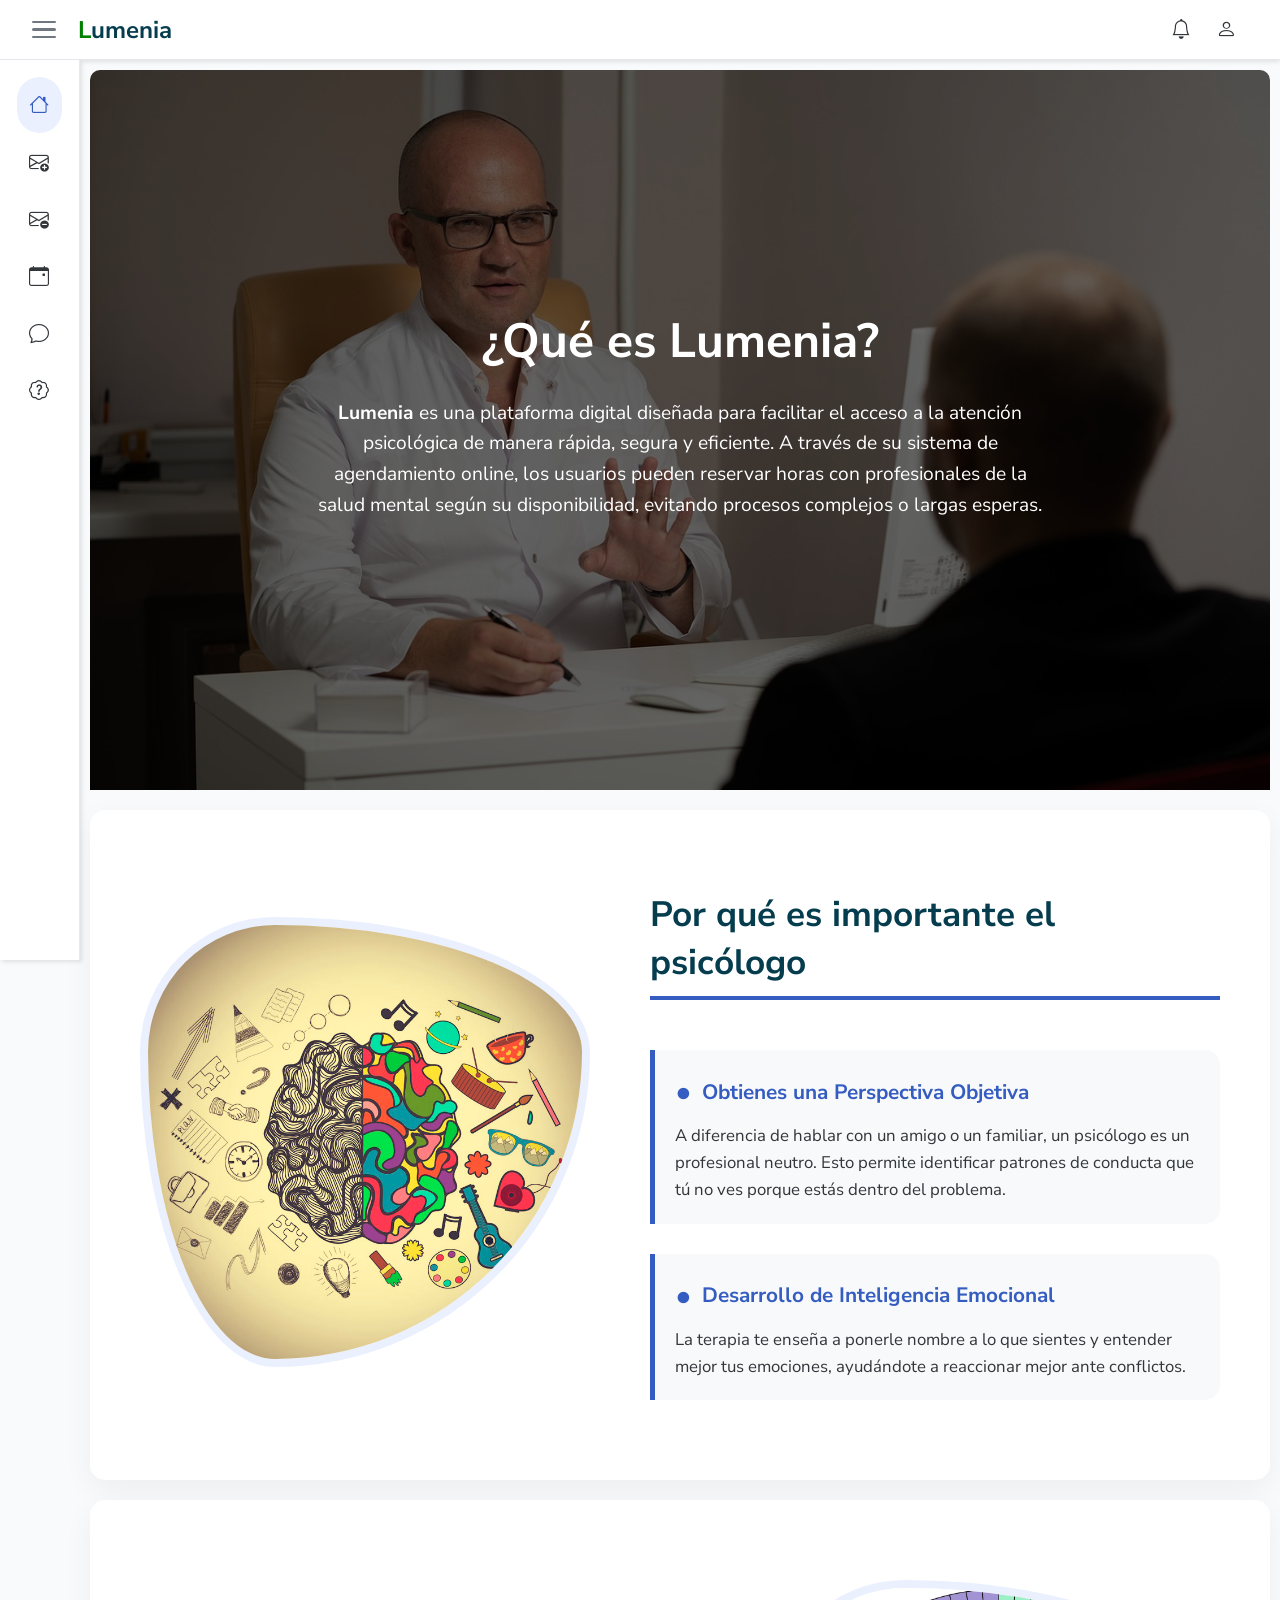
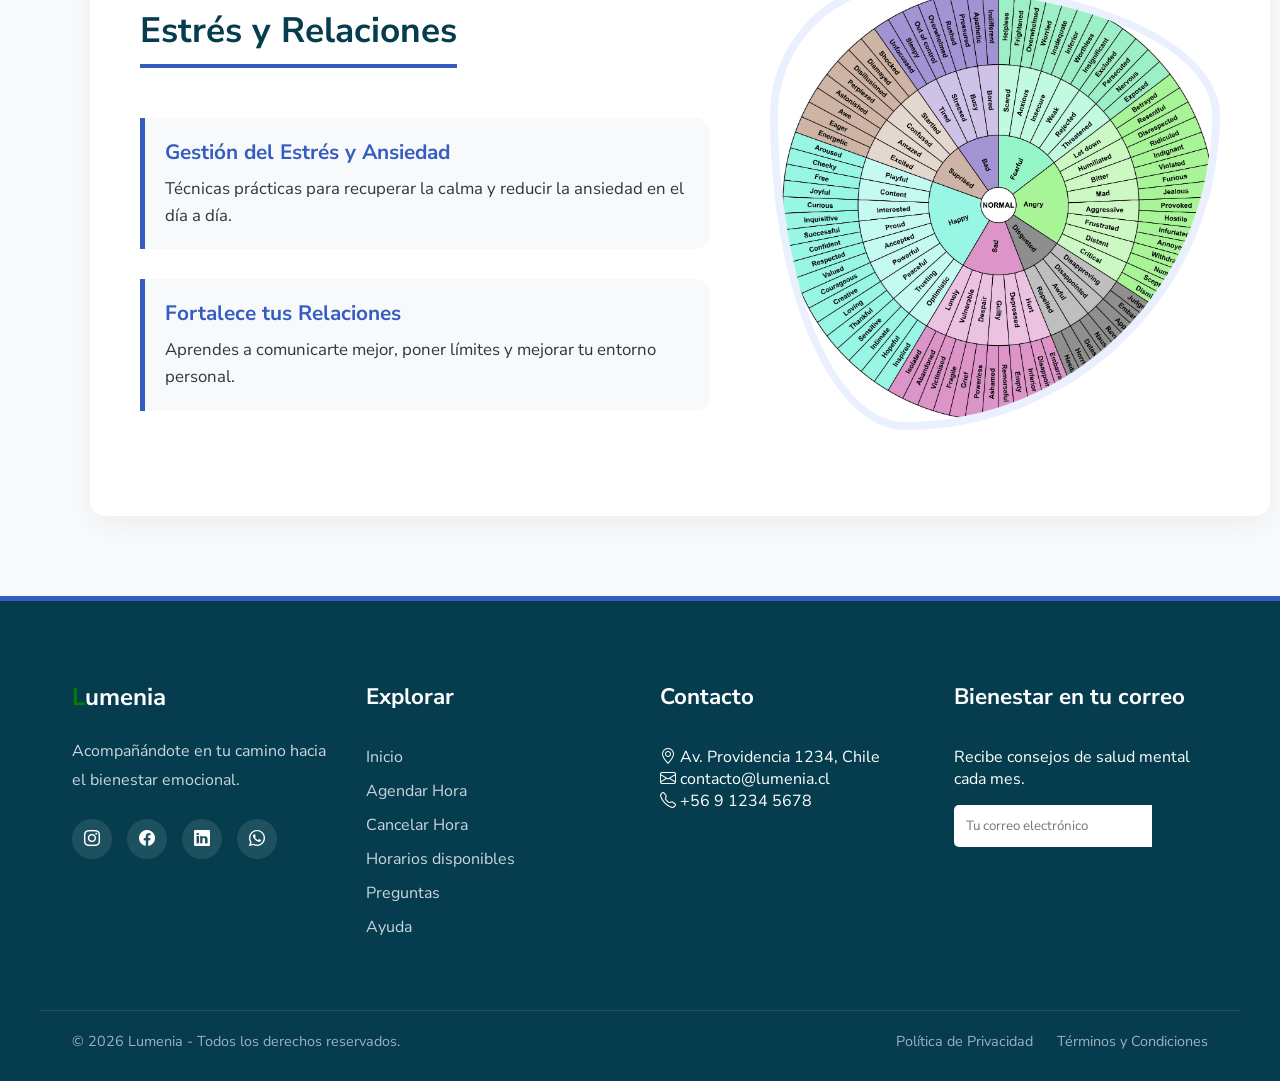
<file: index.html>
<!DOCTYPE html>
<html lang="es">

<head>
    <meta charset="UTF-8">
    <meta name="viewport" content="width=device-width, initial-scale=1.0">
    <title>Lumenia</title>

    <!-- CSS -->
    <link rel="stylesheet" href="static/css/style.css">

    <!-- Bootstrap Icons -->
    <link rel="stylesheet" href="https://cdn.jsdelivr.net/npm/bootstrap-icons@1.13.1/font/bootstrap-icons.min.css">
</head>

<body>

    <!-- HEADER -->
    <header>
        <div class="left">
            <!-- Botón menú (móvil) -->
            <div class="menu-container">
                <div class="menu" id="menu">
                    <div></div>
                    <div></div>
                    <div></div>
                </div>
            </div>

            <div class="brand">
                <h1 class="logo"><span class="green">L</span>umenia</h1>
            </div>
        </div>

        <div class="right">
            <ul>
                <li><a href="#"><i class="bi bi-bell"></i></a></li>
                <li><a href="#" id="open-modal"><i class="bi bi-person"></i></a></li>
            </ul>

        </div>
        <!-- Modal -->
        <dialog class="dialog" id="modal">
            <button id="close-modal">
                <i class="bi bi-x"></i>
            </button>
            <div class="estilos">
                <ul>
                    <li><a href="#" class="zull">Iniciar sesión</a></li>
                    <li><a href="#" class="verdee">Crear cuenta</a></li>
                </ul>
            </div>
        </dialog>
        <!-- fin del modal -->
    </header>
    <!-- SIDEBAR -->
    <aside class="sidebar" id="sidebar">
        <nav>
            <ul>
                <li><a href="index.html" class="selected"><i class="bi bi-house"></i><span>Inicio</span></a></li>
                <li><a href="solicitud_hora.html"><i class="bi bi-envelope-plus"></i><span>Agendar Hora</span></a></li>
                <li><a href="cancelar_hora.html"><i class="bi bi-envelope-dash"></i><span>Cancelar Hora</span></a></li>
                <li><a href="#"><i class="bi bi-calendar-event"></i><span>Horarios disponibles</span></a></li>
                <li><a href="#"><i class="bi bi-chat"></i><span>Ayuda</span></a></li>
                <li><a href="preguntas.html"><i class="bi bi-patch-question"></i><span>Preguntas</span></a></li>
            </ul>
        </nav>
    </aside>

    <!-- CONTENIDO -->
    <main class="container">

        <!-- HERO -->
        <section class="principio">
            <img src="static/images/doctor-5710150_1280.jpg" class="fondo-img">

            <div class="overlay"></div>

            <div class="caja">
                <div class="titular">
                    <h2>¿Qué es Lumenia?</h2>
                </div>
                <div class="text">
                    <p><b>Lumenia</b> es una plataforma digital diseñada para facilitar el acceso a la atención
                        psicológica de manera rápida, segura y eficiente. A través de su sistema de agendamiento online,
                        los usuarios pueden reservar horas con profesionales de la salud mental según su disponibilidad,
                        evitando procesos complejos o largas esperas.</p>
                </div>
            </div>
        </section>

        <!-- BENEFICIOS 1 -->
        <section class="beneficios_uno">
            <div class="iz_quierda">
                <img src="static/images/shutterstock_2559848801.jpg" alt="referencia psicología">
            </div>

            <div class="de_recha">
                <h2>Por qué es importante el psicólogo</h2>

                <div class="uno">
                    <h3>Obtienes una Perspectiva Objetiva</h3>
                    <p>
                        A diferencia de hablar con un amigo o un familiar, un psicólogo es un profesional neutro.
                        Esto permite identificar patrones de conducta que tú no ves porque estás dentro del problema.
                    </p>
                </div>

                <div class="uno">
                    <h3>Desarrollo de Inteligencia Emocional</h3>
                    <p>
                        La terapia te enseña a ponerle nombre a lo que sientes y entender mejor tus emociones,
                        ayudándote a reaccionar mejor ante conflictos.
                    </p>
                </div>
            </div>
        </section>

        <!-- BENEFICIOS 2 -->
        <section class="beneficios_dos">
            <div class="iz">
                <h2>Estrés y Relaciones</h2>

                <div class="dos">
                    <h3>Gestión del Estrés y Ansiedad</h3>
                    <p>
                        Técnicas prácticas para recuperar la calma y reducir la ansiedad en el día a día.
                    </p>
                </div>

                <div class="dos">
                    <h3>Fortalece tus Relaciones</h3>
                    <p>
                        Aprendes a comunicarte mejor, poner límites y mejorar tu entorno personal.
                    </p>
                </div>
            </div>

            <div class="der_echa">
                <img src="static/images/licensed-image.jfif" alt="emociones">
            </div>
        </section>
    </main>

    <!-- FOOTER -->
    <footer class="footer">
        <div class="footer-container">

            <div class="footer-column">
                <h2 class="logo"><span class="green">L</span>umenia</h2>
                <p class="footer-description">
                    Acompañándote en tu camino hacia el bienestar emocional.
                </p>

                <div class="social-links">
                    <a href="#"><i class="bi bi-instagram"></i></a>
                    <a href="#"><i class="bi bi-facebook"></i></a>
                    <a href="#"><i class="bi bi-linkedin"></i></a>
                    <a href="#"><i class="bi bi-whatsapp"></i></a>
                </div>
            </div>

            <div class="footer-column">
                <h3>Explorar</h3>
                <ul>
                    <li><a href="#">Inicio</a></li>
                    <li><a href="#">Agendar Hora</a></li>
                    <li><a href="#">Cancelar Hora</a></li>
                    <li><a href="#">Horarios disponibles</a></li>
                    <li><a href="#">Preguntas</a></li>
                    <li><a href="#">Ayuda</a></li>
                </ul>
            </div>

            <div class="footer-column">
                <h3>Contacto</h3>
                <p><i class="bi bi-geo-alt"></i> Av. Providencia 1234, Chile</p>
                <p><i class="bi bi-envelope"></i> contacto@lumenia.cl</p>
                <p><i class="bi bi-telephone"></i> +56 9 1234 5678</p>
            </div>

            <div class="footer-column">
                <h3>Bienestar en tu correo</h3>
                <p>Recibe consejos de salud mental cada mes.</p>

                <form class="newsletter-form">
                    <div class="input-group">
                        <input type="email" placeholder="Tu correo electrónico">

                    </div>
                </form>
            </div>

        </div>

        <div class="footer-bottom">
            <p>&copy; 2026 Lumenia - Todos los derechos reservados.</p>

            <div class="footer-legal">
                <a href="#">Política de Privacidad</a>
                <a href="#">Términos y Condiciones</a>
            </div>
        </div>
    </footer>

    <script src="static/js/script.js"></script>

</body>

</html>
</file>
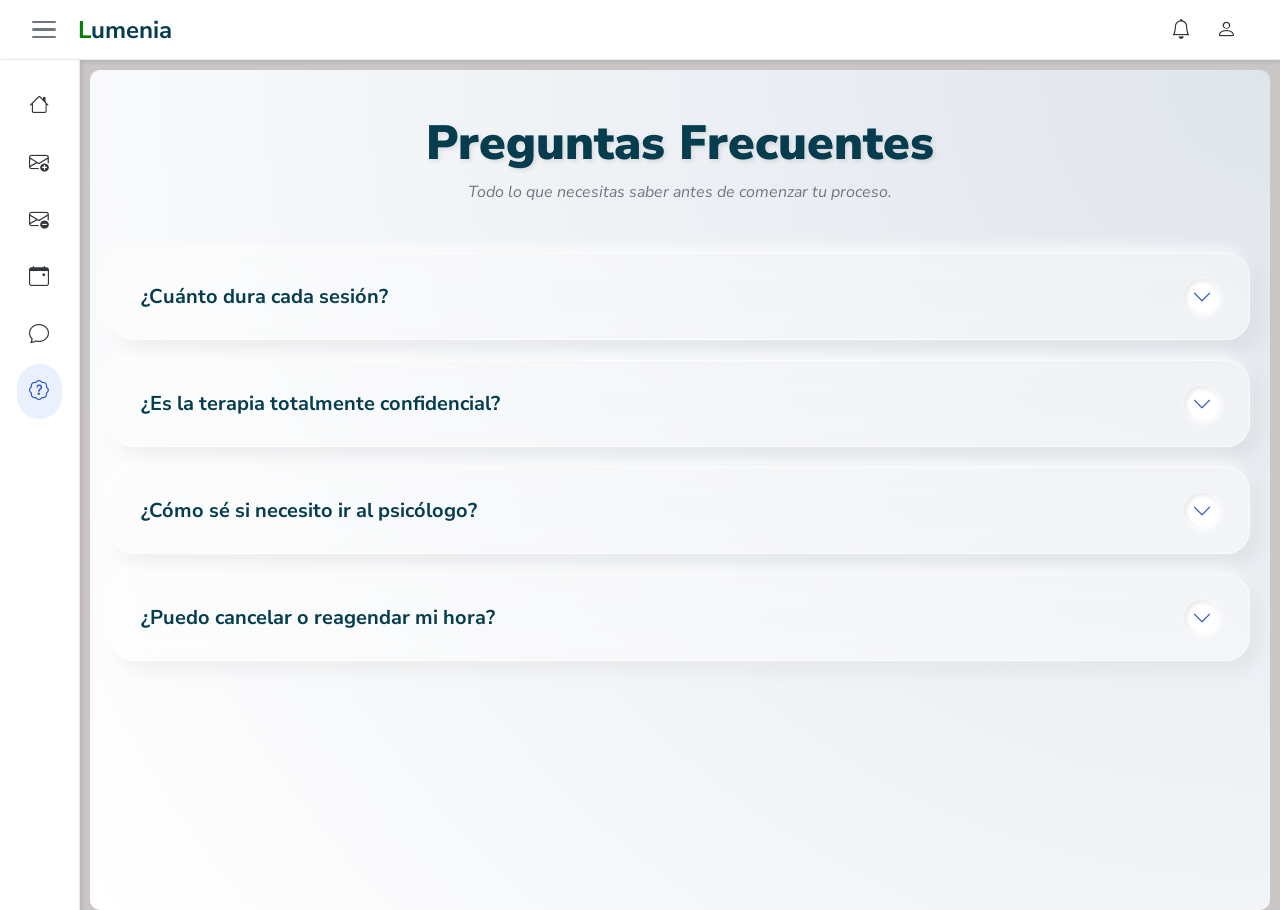
<file: preguntas.html>
<!DOCTYPE html>
<html lang="en">
<head> <!-- Inicio de la cabeza de la pagina -->
    <meta charset="UTF-8">
    <meta name="viewport" content="width=device-width, initial-scale=1.0">
    <title>Lumenia</title>
    <!-- CSS -->
    <link rel="stylesheet" href="static/css/preguntas.css">
    <!-- Boostrap Icons -->
    <link rel="stylesheet" href="https://cdn.jsdelivr.net/npm/bootstrap-icons@1.13.1/font/bootstrap-icons.min.css">
</head> <!-- Fin d ela cabeza de la pagina -->
 <header> <!-- Inicio de header -->
        <div class="left"> <!-- Inicio de left -->
            <div class="menu-container"> <!-- Inicio de menu-container -->
                <div class="menu" id="menu"> <!-- Inicio menu -->
                    <div></div>
                    <div></div>
                    <div></div>
                </div> <!-- Fin menu -->
            </div> <!-- Fin de menu-container -->
            <div class="brand"> <!-- Inicio de breand -->
                <h1 class="logo"><span class="green">L</span>umenia</h1>
            </div> <!-- Fin de breand -->
        </div> <!-- Fin de left -->
        <div class="right"> <!-- inicio de right -->
            <ul> <!-- Inicio de ul -->
                <li><a href="#"><i class="bi bi-bell"></i></a></li>
                <li><a href="#"><i class="bi bi-person"></i></a></li>
            </ul> <!-- Fin de ul -->
        </div> <!-- Fin de right -->
    </header> <!-- Fin de header -->
    <aside class="sidebar" id="sidebar"> <!-- Inicio de aside -->
        <nav>
            <ul>
                <li><a href="index.html"><i class="bi bi-house"></i></i><span>Inicio</span></a></li>
            </ul>
            <ul>
                <li><a href="solicitud_hora.html"><i class="bi bi-envelope-plus"></i><span>Agendar Hora</span></a></li>
            </ul>
            <ul>
                <li><a href="cancelar_hora.html"><i class="bi bi-envelope-dash"></i><span>Cancelar Hora</span></a></li>
            </ul>
            <ul>
                <li><a href="#"><i class="bi bi-calendar-event"></i><span>Horarios disponibles</span></a></li>
            </ul>
            <ul>
                <li><a href="#"><i class="bi bi-chat"></i>Ayuda</a></li>
            </ul>
            <ul>
                <li><a href="#" class="selected"><i class="bi bi-patch-question"></i>Preguntas</a></li>
            </ul>
        </nav>
    </aside> <!-- Fin de aside -->
    <main class="container">
        <section class="faq-section">
    <div class="faq-container">
        <h2 class="faq-title">Preguntas Frecuentes</h2>
        <p class="faq-subtitle">Todo lo que necesitas saber antes de comenzar tu proceso.</p>

        <div class="faq-list">
            <div class="faq-item">
                <button class="faq-question">
                    ¿Cuánto dura cada sesión?
                    <i class="bi bi-chevron-down"></i>
                </button>
                <div class="faq-answer">
                    <p>Las sesiones individuales tienen una duración aproximada de 45 a 50 minutos. Las sesiones de pareja o familiares pueden extenderse hasta los 70-80 minutos según el caso.</p>
                </div>
            </div>

            <div class="faq-item">
                <button class="faq-question">
                    ¿Es la terapia totalmente confidencial?
                    <i class="bi bi-chevron-down"></i>
                </button>
                <div class="faq-answer">
                    <p>Absolutamente. Todo lo conversado en sesión está protegido por el secreto profesional. La confidencialidad solo se rompe si existe un riesgo vital inminente para el paciente o terceros.</p>
                </div>
            </div>

            <div class="faq-item">
                <button class="faq-question">
                    ¿Cómo sé si necesito ir al psicólogo?
                    <i class="bi bi-chevron-down"></i>
                </button>
                <div class="faq-answer">
                    <p>No necesitas estar en crisis para venir. Si sientes que tus emociones te sobrepasan, tienes dificultades en tus relaciones, o simplemente quieres conocerte mejor y crecer personalmente, es un buen momento.</p>
                </div>
            </div>

            <div class="faq-item">
                <button class="faq-question">
                    ¿Puedo cancelar o reagendar mi hora?
                    <i class="bi bi-chevron-down"></i>
                </button>
                <div class="faq-answer">
                    <p>Sí, puedes hacerlo con al menos 24 horas de anticipación sin costo adicional. Esto nos permite ofrecer ese espacio a otro paciente que lo necesite.</p>
                </div>
            </div>
        </div>
    </div>
</section>
    </main>
    <script src="static/js/preguntas.js"></script>
<body>
    
</body>
</html>
</file>
<file: static/css/style.css>
@import url('https://fonts.googleapis.com/css2?family=Cedarville+Cursive&family=Cinzel:wght@400..900&family=Edu+NSW+ACT+Cursive:wght@400..700&family=Flamenco:wght@300;400&family=Nunito+Sans:ital,opsz,wght@0,6..12,200..1000;1,6..12,200..1000&display=swap');

/* Reinicio de los estilos */
* {
    margin: 0;
    padding: 0;
    box-sizing: border-box;
    font-family: "Nunito Sans", sans-serif;
}

:root {
    --background-color: white;
    --text-title-color: #053D4E;
    --text-color: #32363b;
    --icon-color: #32363b;
    --menu-color: #707780;
    --text-selected-color: #355cc0;
    --background-selected: #ebf0ff;
    --background-hover: #f7f9fa;
    --border-color: #e6e9ed;
    --header-height: 60px;
}

body {
    width: 100%;
    height: 100vh;
    background-color: #F8FAFC;
}

.green {
    color: green;
}

header {
    gap: 5px;
    z-index: 200;
    width: 100%;
    height: var(--header-height);
    display: flex;
    justify-content: space-between;
    align-items: center;
    /* Centrado vertical */
    padding: 0 2rem;
    border-bottom: 1px solid var(--border-color);
    position: fixed;
    background-color: var(--background-color);
    top: 0;
    left: 0;
    box-shadow: 0 2px 4px rgba(0, 0, 0, 0.1);
}

.left {
    display: flex;
    align-items: center;
    gap: 1.4rem;
}

.left h1 {
    color: var(--text-title-color);
    font-size: 1.5rem;
}

.menu-container {
    cursor: pointer;
    display: flex;
    align-items: center;
}

.menu {
    width: 1.5rem;
    height: 1.1rem;
    display: flex;
    flex-direction: column;
    justify-content: space-between;
}

.menu div {
    width: 100%;
    height: 0.15rem;
    background-color: var(--menu-color);
    border-radius: 2px;
    transition: all 0.2s ease;
}

.menu.menu-toggle div:first-child {
    width: 40%;
    transform: rotate(-35deg) translate(-30%, 175%);
}

.menu.menu-toggle div:last-child {
    width: 40%;
    transform: rotate(35deg) translate(-30%, -160%);
}

.right ul {
    display: flex;
    align-items: center;
}

.right li {
    list-style: none;
}

.right a {
    display: flex;
    justify-content: center;
    align-items: center;
    width: 45px;
    height: 45px;
    border-radius: 50%;
    font-size: 20px;
    text-decoration: none;
    transition: all 0.3s ease;
    color: var(--text-color);
}



.right a {
    transition:
        background-color 0.3s ease,
        color 0.3s ease,
        box-shadow 0.3s ease;
}

.right a:hover,
.right a.active {
    background-color: var(--background-hover);
    color: var(--text-selected-color);
    box-shadow: 2px 2px 4px rgba(39, 39, 39, 0.938);
}

.sidebar.menu-toggle {
    width: 18.75rem;
}

.sidebar {
    position: fixed;
    top: var(--header-height);
    left: 0;
    width: 5rem;
    height: 100%;
    border-right: 1px solid var(--border-color);
    background-color: var(--background-color);
    padding: 1rem;
    box-shadow: 2px 2px 4px rgba(0, 0, 0, 0.1);
    transition: width 0.5s ease;
    z-index: 1000;
}

/* Contenedor de contenido */
.container {
    margin-top: var(--header-height);
    margin-left: 80px;
    padding: 10px;
}

.sidebar a {

    padding: 0.9rem 0.7rem;
    gap: 1.3rem;
    display: flex;
    align-items: center;
    text-decoration: none;
    color: var(--text-color);
    margin: 0.09rem;
    border-radius: 25rem;
    white-space: nowrap;
    overflow: hidden;
    transition: 0.40s ease;
}

.sidebar li {
    list-style: none;
    font-size: 20px;
}


.sidebar a:hover {
    background-color: var(--background-hover);
    color: var(--text-selected-color);
    box-shadow: 2px 2px 4px rgba(39, 39, 39, 0.938);
}

.sidebar a.selected {
    background-color: var(--background-selected);
    color: var(--text-selected-color);
}

/* ////--------------------------------------------- */
/* dialog */
.dialog {
    padding: 15px;
    width: 50%;
    height: 50%;
    border: none;
    border-radius: 10px;
}

.dialog[open] {
    position: fixed;
    top: 50%;
    left: 50%;
    transform: translate(-50%, -50%);
}

.estilos ul {
    display: flex;
    gap: 10px;
    flex-direction: column;
}

.estilos li {
    list-style: none;
}

.estilos {
    margin-top: 10%;
    display: flex;
    justify-content: center;
}

.estilos a {
    display: inline-block;
    width: 400px;
    text-align: center;
    color: var(--background-selected);
    text-decoration: none;
    border-radius: 5px;
    transition: 0.40s ease;
}

.zull {
    background-color: var(--text-selected-color);
    padding: 10px;
}

.verdee {
    padding: 10px;
    background-color: rgb(16, 173, 16);
}

.zull:hover {
    background-color: #406ee0;
}

.verdee:hover {
    background-color: rgb(21, 218, 21);
}

.dialog .bi-x {
    font-size: 30px;
    transition: 0.40s ease;
}

.dialog .bi-x:hover {
    color: var(--text-selected-color);
}


.dialog button {
    border: none;
    cursor: pointer;
    background-color: #ffffff00;
}


/* Fin del dialog */

/* Modo responsivo */

@media (max-width: 768px) {

    .dialog {
        width: 90%;
        height: auto;
        padding: 10px;
    }

    .estilos {
        margin-top: 20%;
    }

    .estilos a {
        width: 200px;
        max-width: 300px;
    }

    .zull,
    .verdee {
        padding: 12px;
    }
}

/* Fin del responsibo */

/* ////--------------------------------------------- */

/* ------------------------------- dentro del contenedor-------------------------- */

.principio {
    position: relative;
    width: 100%;
    min-height: 80vh;
    /* Ajusta la altura que desees */
    display: flex;
    align-items: center;
    justify-content: center;
    overflow: hidden;
    color: white;
    /* Para que el texto sea legible sobre fondo oscuro */
}

.fondo-img {
    border-top-left-radius: 10px;
    border-top-right-radius: 10px;
    position: absolute;
    top: 0;
    left: 0;
    width: 100%;
    height: 100%;
    object-fit: cover;
    /* La imagen cubre todo sin estirarse */
    z-index: 1;
    /* Oscurecemos la imagen al 40% de brillo (puedes bajarlo más si quieres) */
    filter: brightness(0.4);
}

.caja {
    position: relative;
    z-index: 2;
    /* Asegura que el texto esté por encima de la imagen */
    text-align: center;
    max-width: 800px;
    padding: 2rem;
}

.titular h2 {
    font-size: 3rem;
    margin-bottom: 1.5rem;
    color: white;
    /* Forzamos color claro */
}

.text p {
    font-size: 1.2rem;
    line-height: 1.6;
    margin-bottom: 2rem;
}

/* Cajas*/

/* ------------------------------- Secciones de Beneficios -------------------------- */

/* General para ambas secciones */
.beneficios_uno,
.beneficios_dos {
    display: flex;
    padding: 80px 50px;
    /* Más espacio arriba */
    align-items: center;
    justify-content: center;
    background-color: white;
    margin: 20px 0;
    border-radius: 15px;
    /* sombra suave */
    box-shadow: 0 10px 30px rgba(0, 0, 0, 0.05);
    gap: 60px;
}

/* decoration */
.iz_quierda,
.der_echa {
    flex: 1;
    max-width: 450px;
    position: relative;
}

.iz_quierda img,
.der_echa img {
    width: 100%;
    aspect-ratio: 1/1;
    object-fit: cover;
    border-radius: 30% 70% 70% 30% / 30% 30% 70% 70%;
    border: 8px solid var(--background-selected);
    transition: transform 0.5s ease;
}

.iz_quierda img:hover,
.der_echa img:hover {
    transform: scale(1.03);
}

/* Contenedores de texto */
.de_recha,
.iz {
    flex: 1.2;
    text-align: left;
    /* Alineación a la izquierda*/
    display: flex;
    flex-direction: column;
    gap: 30px;
}

.de_recha h2,
.iz h2 {
    font-size: 2.2rem;
    color: var(--text-title-color);
    border-bottom: 4px solid var(--text-selected-color);
    padding-bottom: 10px;
    display: inline-block;
    align-self: flex-start;
    /* Alinea el título a la izquierda */
    margin-bottom: 20px;
}

/* Estilo para cada bloque de beneficio */
.uno,
.dos {
    background: var(--background-hover);
    padding: 20px;
    border-left: 5px solid var(--text-selected-color);
    border-radius: 0 15px 15px 0;
    transition: 0.3s;
}

.uno:hover,
.dos:hover {
    background: var(--background-selected);
    transform: translateX(10px);
}

.uno h3,
.dos h3 {
    color: var(--text-selected-color);
    margin-bottom: 10px;
    font-size: 1.3rem;
    display: flex;
    align-items: center;
    gap: 10px;
}

/* Iconos decorativos */
.uno h3::before {
    content: "•";
    font-size: 2rem;
}

.uno p,
.dos p {
    color: var(--text-color);
    line-height: 1.6;
    font-size: 1.05rem;
}

/*móviles */
@media (max-width: 900px) {

    .beneficios_uno,
    .beneficios_dos {
        flex-direction: column !important;
        padding: 40px 20px;
    }

    .iz,
    .de_recha {
        text-align: center;
    }

    .de_recha h2,
    .iz h2 {
        align-self: center;
    }
}

/* Footer */
.footer {
    background-color: var(--text-title-color);
    /* Color oscuro elegante */
    color: #ffffff;
    padding: 80px 0 30px 0;
    margin-top: 50px;
    border-top: 5px solid var(--text-selected-color);
}

.footer-container {
    max-width: 1200px;
    margin: 0 auto;
    display: grid;
    grid-template-columns: repeat(auto-fit, minmax(250px, 1fr));
    gap: 40px;
    padding: 0 2rem;
}

.footer-column h3 {
    font-size: 1.4rem;
    margin-bottom: 1.5rem;
    position: relative;
    padding-bottom: 10px;
}

.footer-column h3::after {
    content: '';
    position: absolute;
    left: 0;
    bottom: 0;
    width: 40px;
    height: 2px;
    background-color: var(--green-lumenia);
    /* Tu verde de Lumenia */
}

.footer-description {
    line-height: 1.8;
    color: #cbd5e0;
    margin: 1.5rem 0;
}

.social-links {
    display: flex;
    gap: 15px;
}

.social-links a {
    width: 40px;
    height: 40px;
    background: rgba(255, 255, 255, 0.1);
    display: flex;
    align-items: center;
    justify-content: center;
    border-radius: 50%;
    color: white;
    text-decoration: none;
    transition: 0.3s;
}

.social-links a:hover {
    background: var(--text-selected-color);
    transform: translateY(-5px);
}

.footer-column ul {
    list-style: none;
    padding: 0;
}

.footer-column ul li {
    margin-bottom: 12px;
}

.footer-column ul li a {
    color: #cbd5e0;
    text-decoration: none;
    transition: 0.3s;
}

.footer-column ul li a:hover {
    color: white;
    padding-left: 10px;
}

/* Newsletter */
.newsletter-form {
    display: flex;
    margin-top: 15px;
}

.newsletter-form input {
    padding: 12px;
    border: none;
    border-radius: 5px 0 0 5px;
    width: 100%;
    outline: none;
}

.newsletter-form button {
    background-color: var(--text-selected-color);
    border: none;
    color: white;
    padding: 0 15px;
    border-radius: 0 5px 5px 0;
    cursor: pointer;
    transition: 0.3s;
}

.newsletter-form button:hover {
    background-color: var(--green-lumenia);
}

/* Bottom */
.footer-bottom {
    max-width: 1200px;
    margin: 60px auto 0 auto;
    padding: 20px 2rem 0 2rem;
    border-top: 1px solid rgba(255, 255, 255, 0.1);
    display: flex;
    justify-content: space-between;
    flex-wrap: wrap;
    gap: 20px;
    color: #a0aec0;
    font-size: 0.9rem;
}

.footer-legal a {
    color: #a0aec0;
    text-decoration: none;
    margin-left: 20px;
}

.footer-legal a:hover {
    color: white;
}

/* Responsive */
@media (max-width: 768px) {
    .footer-bottom {
        flex-direction: column;
        text-align: center;
    }

    .footer-legal a {
        margin: 0 10px;
    }
}


@media (max-width: 900px) {

    .sidebar {
        transform: translateX(-100%);
        width: 18.75rem;
        transition: 0.40s ease;

    }

    .sidebar.menu-toggle {
        transform: translateX(0);
    }

    .container {
        margin-left: 0;
    }

    header {
        padding: 0 1rem;
    }

    .beneficios_uno,
    .beneficios_dos {
        flex-direction: column;
    }

    .iz_quierda,
    .der_echa,
    .iz,
    .de_recha {
        max-width: 100%;
        width: 100%;
    }

    .de_recha,
    .iz {
        text-align: center;
        align-items: center;
    }

    .titular h2 {
        font-size: 2rem;
    }

    .footer-container {
        grid-template-columns: 1fr;
    }

    .footer-bottom {
        flex-direction: column;
        text-align: center;
    }
}
</file>
<file: static/css/preguntas.css>
@import url('https://fonts.googleapis.com/css2?family=Cedarville+Cursive&family=Cinzel:wght@400..900&family=Edu+NSW+ACT+Cursive:wght@400..700&family=Flamenco:wght@300;400&family=Nunito+Sans:ital,opsz,wght@0,6..12,200..1000;1,6..12,200..1000&display=swap');

/* Reinicio de los estilos */
* {
    margin: 0;
    padding: 0;
    box-sizing: border-box;
    font-family: "Nunito Sans", sans-serif;
}

:root {
    --background-color: white;
    --text-title-color: #053D4E;
    --text-color: #32363b;
    --icon-color: #32363b;
    --menu-color: #707780;
    --text-selected-color: #355cc0;
    --background-selected: #ebf0ff;
    --background-hover: #f7f9fa;
    --border-color: #e6e9ed;
    --header-height: 60px;
}

body {
    padding: 10px;
    width: 100%;
    height: 100vh;
    background-color: #CAC6C6;
}

.green {
    color: green;
}

header {
    gap: 5px;
    z-index: 200;
    width: 100%;
    height: var(--header-height);
    display: flex;
    justify-content: space-between;
    align-items: center;
    /* Centrado vertical */
    padding: 0 2rem;
    border-bottom: 1px solid var(--border-color);
    position: fixed;
    background-color: var(--background-color);
    top: 0;
    left: 0;
    box-shadow: 0 2px 4px rgba(0, 0, 0, 0.1);
}

.left {
    display: flex;
    align-items: center;
    gap: 1.4rem;
}

.left h1 {
    color: var(--text-title-color);
    font-size: 1.5rem;
}

.menu-container {
    cursor: pointer;
    display: flex;
    align-items: center;
}

.menu {
    width: 1.5rem;
    height: 1.1rem;
    display: flex;
    flex-direction: column;
    justify-content: space-between;
}

.menu div {
    width: 100%;
    height: 0.15rem;
    background-color: var(--menu-color);
    border-radius: 2px;
    transition: all 0.2s ease;
}

.menu.menu-toggle div:first-child {
    width: 40%;
    transform: rotate(-35deg) translate(-30%, 175%);
}

.menu.menu-toggle div:last-child {
    width: 40%;
    transform: rotate(35deg) translate(-30%, -160%);
}

.right ul {
    display: flex;
    align-items: center;
}

.right li {
    list-style: none;
}

.right a {
    display: flex;
    justify-content: center;
    align-items: center;
    width: 45px;
    height: 45px;
    border-radius: 50%;
    font-size: 20px;
    text-decoration: none;
    transition: all 0.3s ease;
    color: var(--text-color);
}

.right a:hover {
    background-color: var(--background-hover);
    color: var(--text-selected-color);
    box-shadow: 2px 2px 4px rgba(39, 39, 39, 0.938);
}


.sidebar.menu-toggle {
    width: 18.75rem;
}

.sidebar {
    position: fixed;
    top: var(--header-height);
    left: 0;
    width: 5rem;
    height: 100%;
    border-right: 1px solid var(--border-color);
    background-color: var(--background-color);
    padding: 1rem;
    box-shadow: 2px 2px 4px rgba(0, 0, 0, 0.1);
    transition: width 0.5s ease;
    z-index: 1000;
}

/* Contenedor de contenido */
.container {
    margin-top: var(--header-height);
    margin-left: 80px;
    padding: 10px;
}

.sidebar a {

    padding: 0.9rem 0.7rem;
    gap: 1.3rem;
    display: flex;
    align-items: center;
    text-decoration: none;
    color: var(--text-color);
    margin: 0.09rem;
    border-radius: 25rem;
    white-space: nowrap;
    overflow: hidden;
    transition: 0.40s ease;
}

.sidebar li {
    list-style: none;
    font-size: 20px;
}


.sidebar a:hover {
    background-color: var(--background-hover);
    color: var(--text-selected-color);
    box-shadow: 2px 2px 4px rgba(39, 39, 39, 0.938);
}

.sidebar a.selected {
    background-color: var(--background-selected);
    color: var(--text-selected-color);
}

/* --- ESTILO ULTRA-REALISTA PARA EL CONTENIDO PRINCIPAL --- */

.container {
    margin-top: var(--header-height);
    margin-left: 80px;
    border-radius: 10px;
    padding: 40px 20px;
    min-height: calc(100vh - var(--header-height));
    background: radial-gradient(circle at top right, #e0e5ec, #ffffff); /* Fondo con profundidad */
}

.faq-title {
    text-align: center;
    font-size: 3rem;
    font-weight: 900;
    color: var(--text-title-color);
    margin-bottom: 5px;
    text-shadow: 2px 2px 4px rgba(0,0,0,0.1);
}

.faq-subtitle {
    text-align: center;
    color: var(--menu-color);
    margin-bottom: 50px;
    font-style: italic;
}

/* Tarjetas de Vidrio Realista */
.faq-item {
    background: rgba(255, 255, 255, 0.4);
    backdrop-filter: blur(15px); /* Efecto cristal esmerilado */
    -webkit-backdrop-filter: blur(15px);
    border: 1px solid rgba(255, 255, 255, 0.6);
    border-radius: 24px;
    margin-bottom: 20px;
    transition: all 0.5s cubic-bezier(0.165, 0.84, 0.44, 1);
    box-shadow: 
        10px 10px 20px rgba(0, 0, 0, 0.05),
        -5px -5px 15px rgba(255, 255, 255, 0.8); /* Neumorfismo suave */
}

.faq-item:hover {
    transform: translateY(-5px) scale(1.01);
    background: rgba(255, 255, 255, 0.6);
    box-shadow: 20px 20px 40px rgba(0, 0, 0, 0.1);
    border-color: var(--text-selected-color);
}

/* El botón de la pregunta como disparador */
.faq-question {
    width: 100%;
    padding: 25px 30px;
    display: flex;
    justify-content: space-between;
    align-items: center;
    background: transparent;
    border: none;
    font-size: 1.25rem;
    font-weight: 700;
    color: var(--text-title-color);
    cursor: pointer;
    outline: none;
}

/* El Icono de flecha con efecto gota */
.faq-question i {
    width: 35px;
    height: 35px;
    background: white;
    border-radius: 50%;
    display: flex;
    align-items: center;
    justify-content: center;
    box-shadow: inset 2px 2px 5px rgba(0,0,0,0.1), 2px 2px 5px rgba(255,255,255,1);
    transition: 0.4s;
    color: var(--text-selected-color);
}

/* Respuesta revelada con profundidad */
.faq-answer {
    max-height: 0;
    overflow: hidden;
    transition: all 0.5s ease;
    padding: 0 30px;
}

.faq-item.active {
    background: rgba(255, 255, 255, 0.8);
    border-left: 6px solid var(--text-selected-color);
}

.faq-item.active .faq-answer {
    max-height: 300px;
    padding-bottom: 30px;
}

.faq-answer p {
    color: var(--text-color);
    line-height: 1.8;
    font-size: 1.1rem;
    padding-top: 20px;
    border-top: 1px solid rgba(0,0,0,0.05);
}

/* Efecto de iluminación al abrir */
.faq-item.active i {
    background: var(--text-selected-color);
    color: white;
    transform: rotate(180deg);
    box-shadow: 0 0 15px var(--text-selected-color);
}
</file>
